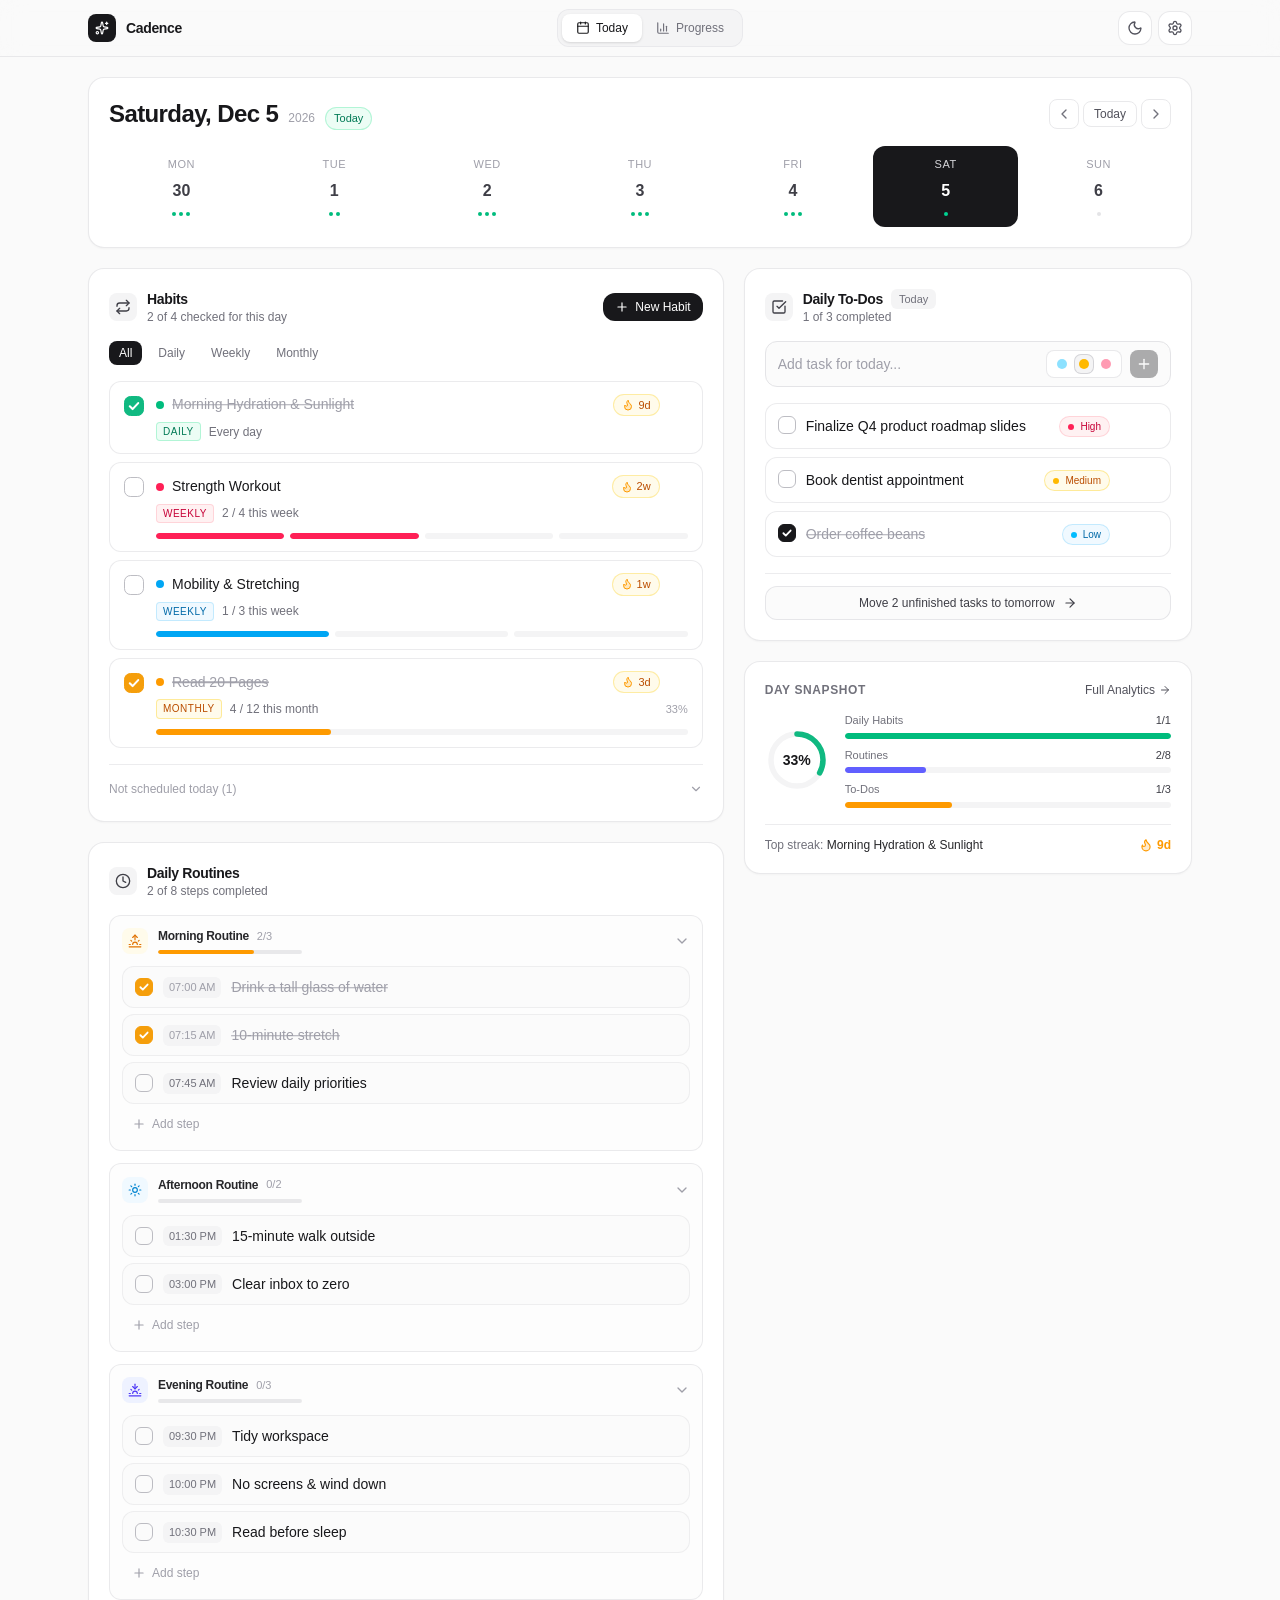
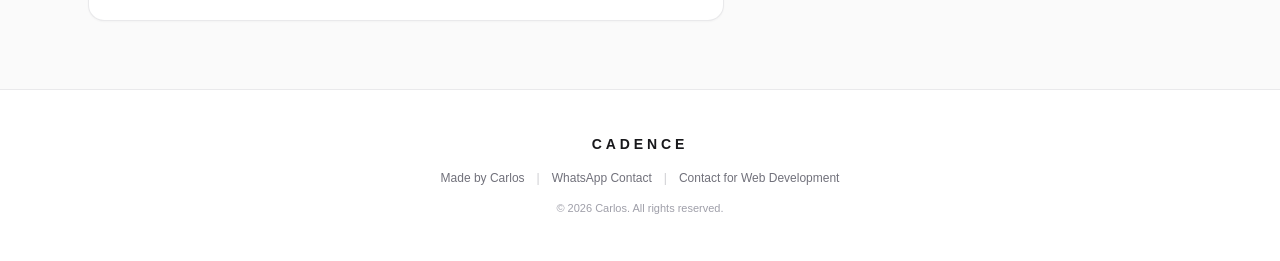
<file: index.html>
<!doctype html>
<html lang="en">
  <head>
    <meta charset="UTF-8" />
    <link rel="icon" type="image/svg+xml" href="/favicon.svg" />
    <meta name="viewport" content="width=device-width, initial-scale=1.0" />
    <title>cadence-tracker</title>
    <script type="module" crossorigin src="/assets/index-xsc2aRVn.js"></script>
    <link rel="stylesheet" crossorigin href="/assets/index-DjWH22Tj.css">
  </head>
  <body>
    <div id="root"></div>
  </body>
</html>
</file>
